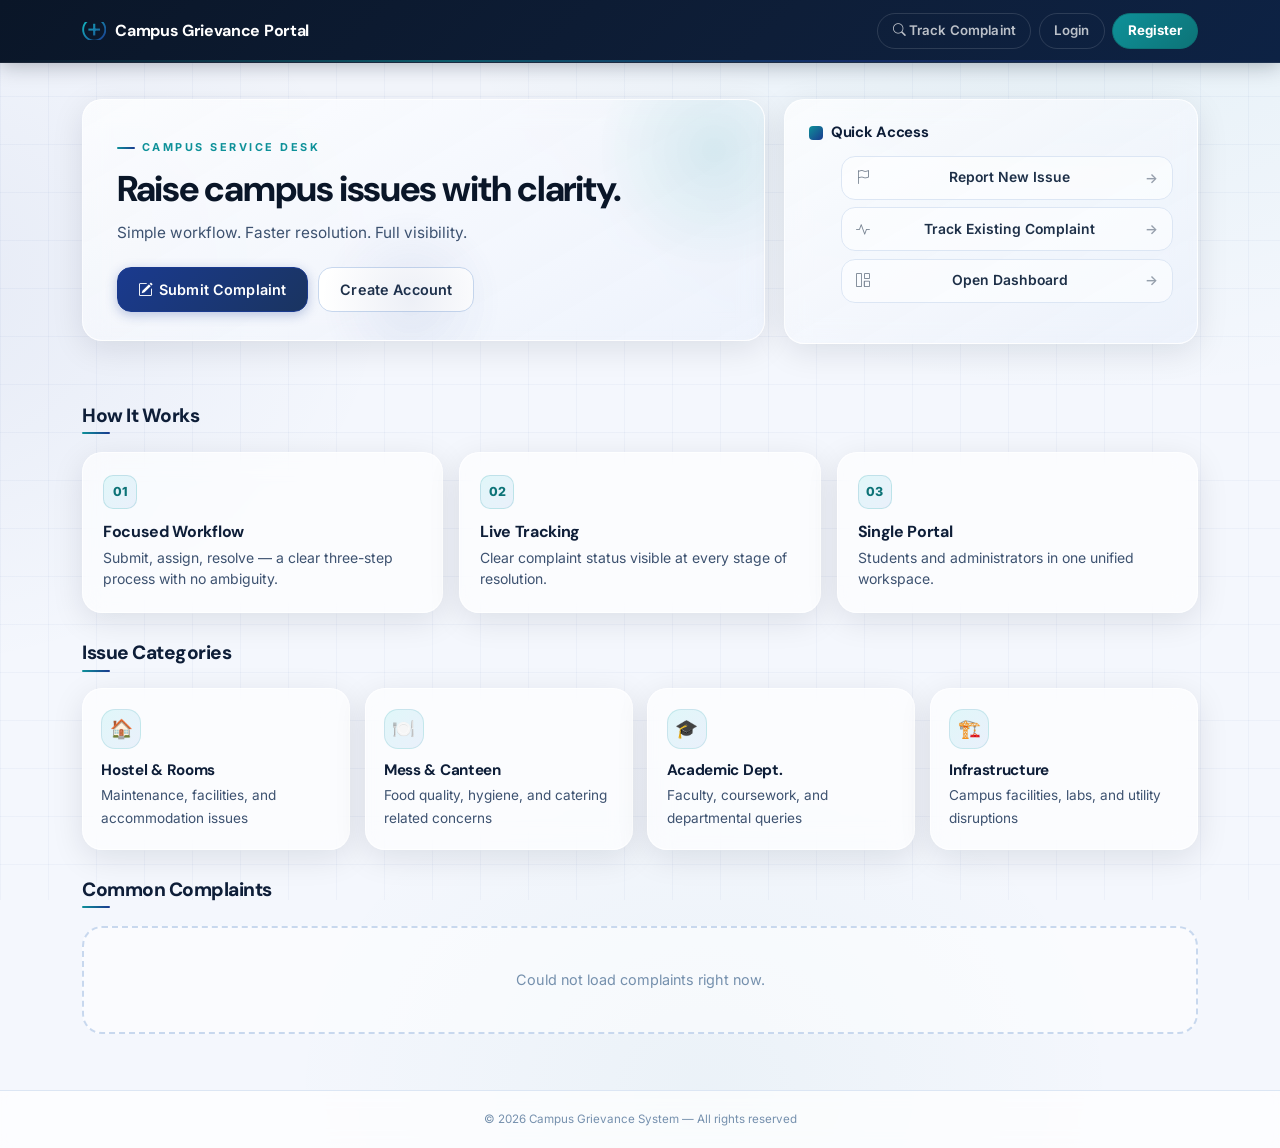
<file: index.html>
<!DOCTYPE html>
<html lang="en">

<head>
    <meta charset="UTF-8">
    <meta name="viewport" content="width=device-width, initial-scale=1.0">
    <meta name="csrf-endpoint" content="php/csrf_token.php">
    <meta name="description" content="Campus Grievance Portal — Submit, track, and resolve campus issues with a simple, transparent workflow.">
    <title>Campus Issue &amp; Grievance System</title>
    <link href="https://cdn.jsdelivr.net/npm/bootstrap@5.3.2/dist/css/bootstrap.min.css" rel="stylesheet">
    <link href="https://cdn.jsdelivr.net/npm/bootstrap-icons@1.11.3/font/bootstrap-icons.min.css" rel="stylesheet">
    <link href="assets/css/style.css" rel="stylesheet">
</head>

<body>

    <nav class="main-nav">
        <div class="container nav-row">
            <a class="brand" href="#">Campus Grievance Portal</a>
            <div class="nav-actions">
                <a href="track_status.html" class="nav-link-btn">
                    <i class="bi bi-search" style="font-size:0.8rem;"></i> Track Complaint
                </a>
                <a href="login.html" class="nav-link-btn">Login</a>
                <a href="register.html" class="nav-link-btn nav-link-btn-solid">Register</a>
            </div>
        </div>
    </nav>

    <header class="hero">
        <div class="container hero-grid">
            <div class="hero-main fade-slide">
                <p class="eyebrow">Campus service desk</p>
                <h1>Raise campus issues with clarity.</h1>
                <p class="hero-copy">Simple workflow. Faster resolution. Full visibility.</p>
                <div class="hero-cta">
                    <a href="submit_complaint.html" class="action-btn action-btn-primary">
                        <i class="bi bi-pencil-square"></i> Submit Complaint
                    </a>
                    <a href="register.html" class="action-btn">Create Account</a>
                </div>
            </div>
            <aside class="hero-panel fade-slide">
                <h2>Quick Access</h2>
                <ul class="panel-list">
                    <li><a href="submit_complaint.html"><i class="bi bi-flag" style="opacity:0.6;margin-right:0.3rem;"></i>Report New Issue</a></li>
                    <li><a href="track_status.html"><i class="bi bi-activity" style="opacity:0.6;margin-right:0.3rem;"></i>Track Existing Complaint</a></li>
                    <li><a href="dashboard.html"><i class="bi bi-grid-1x2" style="opacity:0.6;margin-right:0.3rem;"></i>Open Dashboard</a></li>
                </ul>
            </aside>
        </div>
    </header>

    <main class="container main-content">
        <section class="content-section">
            <div class="section-head">
                <h2 class="section-title">How It Works</h2>
            </div>
            <div class="steps-grid">
                <article class="step-card">
                    <div class="step-number">01</div>
                    <h3>Focused Workflow</h3>
                    <p>Submit, assign, resolve — a clear three-step process with no ambiguity.</p>
                </article>
                <article class="step-card">
                    <div class="step-number">02</div>
                    <h3>Live Tracking</h3>
                    <p>Clear complaint status visible at every stage of resolution.</p>
                </article>
                <article class="step-card">
                    <div class="step-number">03</div>
                    <h3>Single Portal</h3>
                    <p>Students and administrators in one unified workspace.</p>
                </article>
            </div>
        </section>

        <section class="content-section">
            <h2 class="section-title">Issue Categories</h2>
            <div class="info-grid mt-3">
                <article class="info-card">
                    <div class="info-card-icon">🏠</div>
                    <h3>Hostel &amp; Rooms</h3>
                    <p>Maintenance, facilities, and accommodation issues</p>
                </article>
                <article class="info-card">
                    <div class="info-card-icon">🍽️</div>
                    <h3>Mess &amp; Canteen</h3>
                    <p>Food quality, hygiene, and catering related concerns</p>
                </article>
                <article class="info-card">
                    <div class="info-card-icon">🎓</div>
                    <h3>Academic Dept.</h3>
                    <p>Faculty, coursework, and departmental queries</p>
                </article>
                <article class="info-card">
                    <div class="info-card-icon">🏗️</div>
                    <h3>Infrastructure</h3>
                    <p>Campus facilities, labs, and utility disruptions</p>
                </article>
            </div>
        </section>

        <section class="content-section">
            <div class="section-head">
                <h2 class="section-title">Common Complaints</h2>
            </div>
            <div id="commonComplaintsList" class="row g-3">
                <div class="col-12">
                    <div class="common-empty">
                        <i class="bi bi-arrow-repeat" style="font-size:1.4rem;display:block;margin-bottom:0.5rem;opacity:0.4;"></i>
                        Loading public complaints...
                    </div>
                </div>
            </div>
        </section>
    </main>

    <footer class="main-footer">
        <div class="container">
            <small>&copy; 2026 Campus Grievance System &mdash; All rights reserved</small>
        </div>
    </footer>

    <script src="assets/js/csrf.js"></script>
    <script>
        const commonComplaintsList = document.getElementById("commonComplaintsList");

        function escapeHtml(value) {
            const div = document.createElement("div");
            div.textContent = value == null ? "" : String(value);
            return div.innerHTML;
        }

        function renderPublicComplaints(items) {
            if (!items || items.length === 0) {
                commonComplaintsList.innerHTML = `
            <div class="col-12">
                <div class="common-empty">No public complaints available yet.</div>
            </div>
        `;
                return;
            }

            commonComplaintsList.innerHTML = items.map((item) => `
        <div class="col-12 col-lg-6">
            <div class="common-complaint-card p-3 h-100">
                <div class="d-flex justify-content-between align-items-start gap-2 mb-2">
                    <div>
                        <span class="badge text-bg-dark">${escapeHtml(item.category)}</span>
                    </div>
                    <span class="vote-pill"><i class="bi bi-hand-thumbs-up"></i> ${item.upvotes}</span>
                </div>
                <p class="mb-3 text-muted">${escapeHtml(item.description)}</p>
                <button class="btn btn-outline-primary btn-sm" onclick="upvoteComplaint(${item.id})">
                    <i class="bi bi-hand-thumbs-up"></i> Upvote This Issue
                </button>
            </div>
        </div>
    `).join("");
        }

        async function loadPublicComplaints() {
            try {
                const response = await fetch("php/public_complaints_feed.php");
                const payload = await response.json();
                if (!payload.success) {
                    throw new Error("Unable to load complaints");
                }
                renderPublicComplaints(payload.data);
            } catch (error) {
                commonComplaintsList.innerHTML = `
            <div class="col-12">
                <div class="common-empty">Could not load complaints right now.</div>
            </div>
        `;
            }
        }

        async function upvoteComplaint(complaintId) {
            const voterEmail = prompt("Enter your registered email to upvote this issue:");
            if (!voterEmail) {
                return;
            }

            try {
                const csrfToken = await window.getCsrfToken();
                const formData = new FormData();
                formData.append("complaint_id", complaintId);
                formData.append("voter_email", voterEmail);
                formData.append("csrf_token", csrfToken);

                const response = await fetch("php/upvote_complaint.php", {
                    method: "POST",
                    body: formData
                });
                const payload = await response.json();
                alert(payload.message || "Vote processed");
                await loadPublicComplaints();
            } catch (error) {
                alert("Unable to process upvote right now.");
            }
        }

        loadPublicComplaints();
    </script>

</body>

</html>
</file>
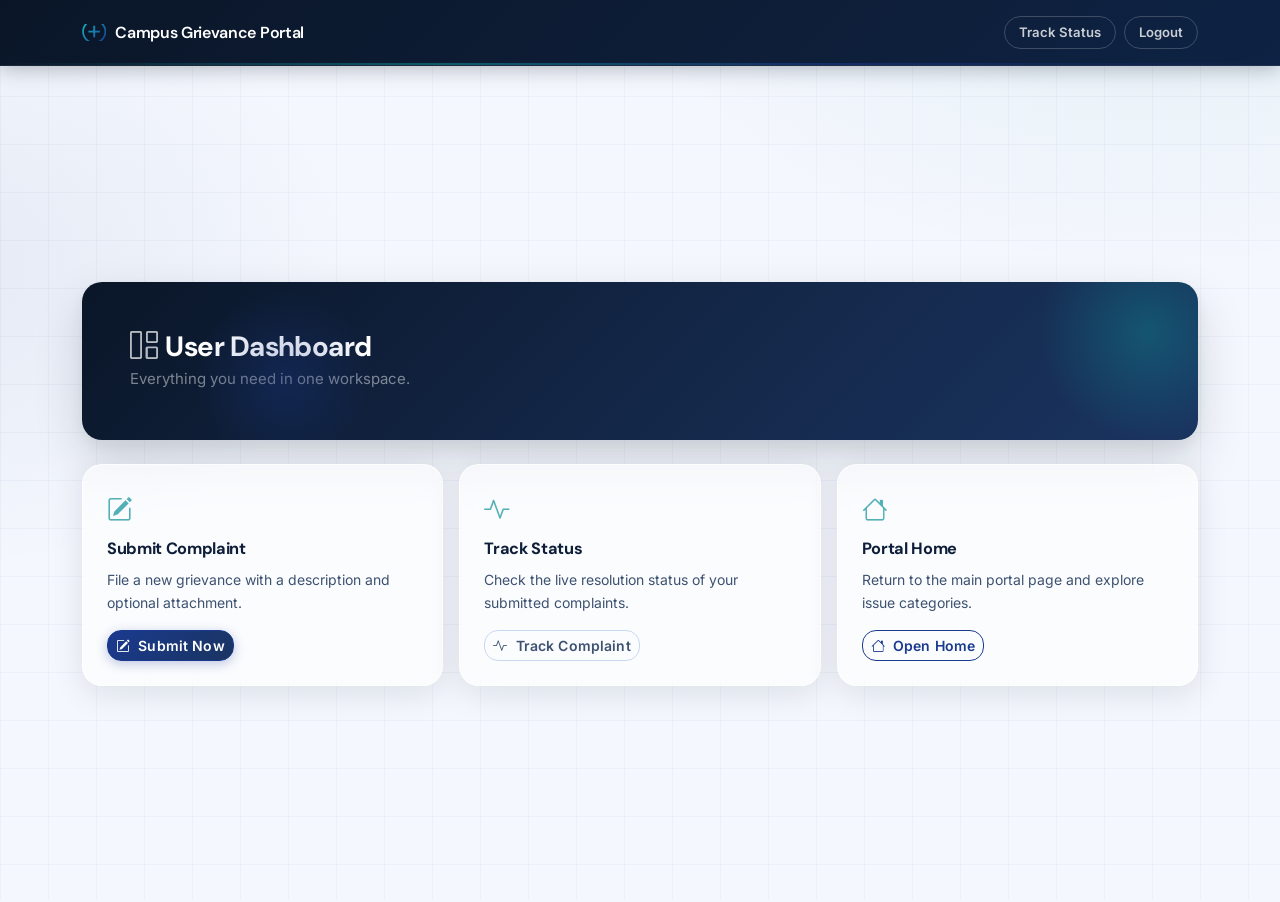
<file: dashboard.html>
<!DOCTYPE html>
<html lang="en">
<head>
    <meta charset="UTF-8">
    <meta name="viewport" content="width=device-width, initial-scale=1.0">
    <meta name="description" content="User Dashboard — manage and track your campus complaints.">
    <title>User Dashboard | Campus Grievance System</title>
    <link href="https://cdn.jsdelivr.net/npm/bootstrap@5.3.2/dist/css/bootstrap.min.css" rel="stylesheet">
    <link href="https://cdn.jsdelivr.net/npm/bootstrap-icons@1.11.3/font/bootstrap-icons.min.css" rel="stylesheet">
    <link href="assets/css/style.css" rel="stylesheet">
</head>
<body class="page-soft-bg">

<nav class="navbar navbar-dark top-nav">
    <div class="container py-2">
        <a href="index.html" class="navbar-brand fw-semibold">Campus Grievance Portal</a>
        <div class="d-flex gap-2">
            <a href="track_status.html" class="btn btn-outline-light btn-sm">Track Status</a>
            <a href="php/logout.php" class="btn btn-outline-light btn-sm">Logout</a>
        </div>
    </div>
</nav>

<main class="dash-wrap">
    <div class="container">
        <div class="card hero-card dashboard mb-4 fade-slide">
            <div class="card-body p-4 p-md-5">
                <h1 class="h3 fw-bold mb-1">
                    <i class="bi bi-grid-1x2 me-2" style="opacity:0.7;"></i>User Dashboard
                </h1>
                <p class="mb-0 opacity-75">Everything you need in one workspace.</p>
            </div>
        </div>

        <div class="row g-3">
            <div class="col-md-6 col-lg-4">
                <div class="card action-card h-100">
                    <div class="card-body p-4">
                        <div class="mb-2" style="font-size:1.6rem;color:var(--accent);opacity:0.7;">
                            <i class="bi bi-pencil-square"></i>
                        </div>
                        <h5 class="fw-bold">Submit Complaint</h5>
                        <p>File a new grievance with a description and optional attachment.</p>
                        <a href="submit_complaint.html" class="btn btn-primary btn-sm">
                            <i class="bi bi-pencil-square me-1"></i> Submit Now
                        </a>
                    </div>
                </div>
            </div>

            <div class="col-md-6 col-lg-4">
                <div class="card action-card h-100">
                    <div class="card-body p-4">
                        <div class="mb-2" style="font-size:1.6rem;color:var(--accent);opacity:0.7;">
                            <i class="bi bi-activity"></i>
                        </div>
                        <h5 class="fw-bold">Track Status</h5>
                        <p>Check the live resolution status of your submitted complaints.</p>
                        <a href="track_status.html" class="btn btn-outline-secondary btn-sm">
                            <i class="bi bi-activity me-1"></i> Track Complaint
                        </a>
                    </div>
                </div>
            </div>

            <div class="col-md-12 col-lg-4">
                <div class="card action-card h-100">
                    <div class="card-body p-4">
                        <div class="mb-2" style="font-size:1.6rem;color:var(--accent);opacity:0.7;">
                            <i class="bi bi-house"></i>
                        </div>
                        <h5 class="fw-bold">Portal Home</h5>
                        <p>Return to the main portal page and explore issue categories.</p>
                        <a href="index.html" class="btn btn-outline-primary btn-sm">
                            <i class="bi bi-house me-1"></i> Open Home
                        </a>
                    </div>
                </div>
            </div>
        </div>
    </div>
</main>

</body>
</html>
</file>
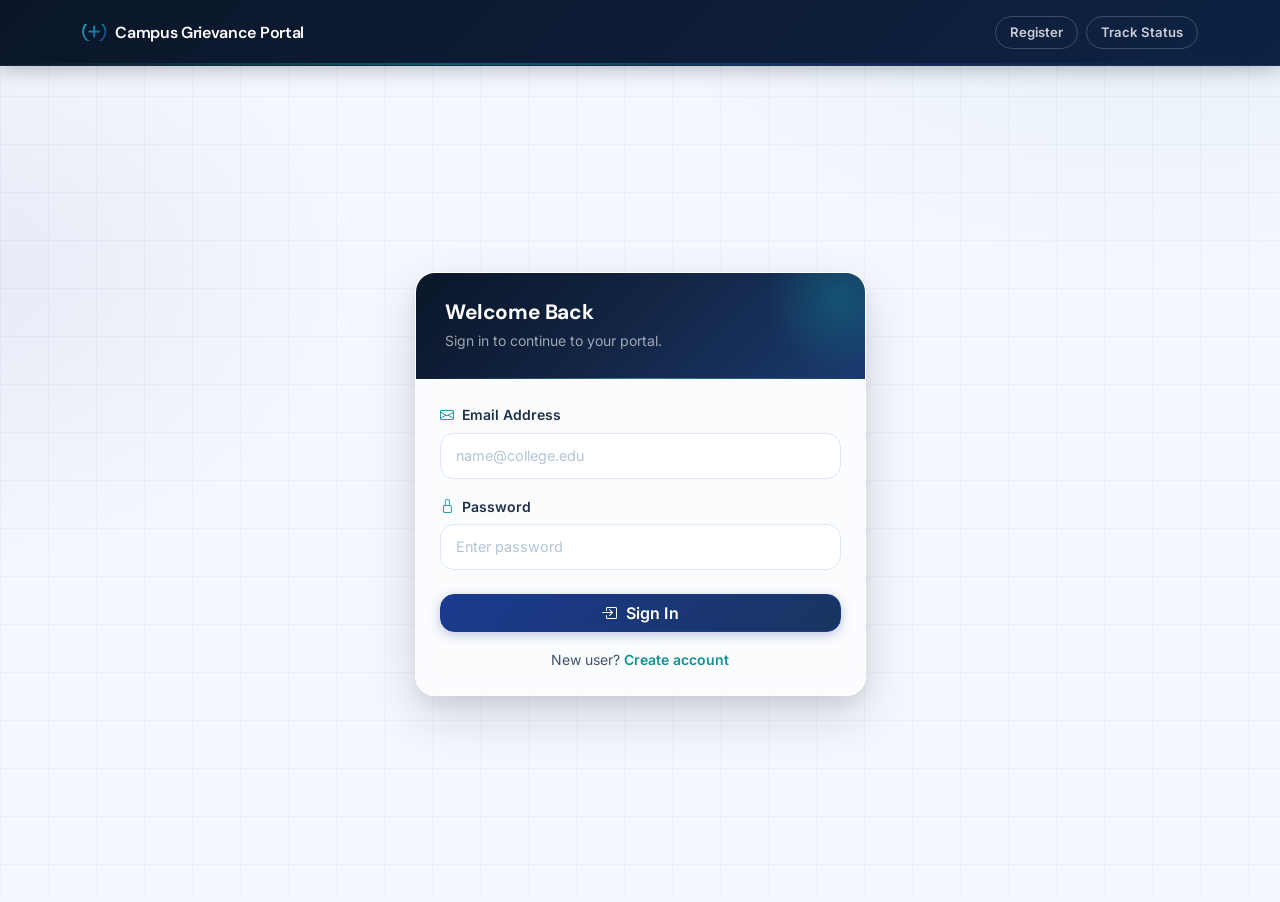
<file: login.html>
<!DOCTYPE html>
<html lang="en">
<head>
    <meta charset="UTF-8">
    <meta name="viewport" content="width=device-width, initial-scale=1.0">
    <meta name="csrf-endpoint" content="php/csrf_token.php">
    <meta name="description" content="Login to the Campus Grievance Portal to manage your complaints.">
    <title>User Login | Campus Grievance System</title>
    <link href="https://cdn.jsdelivr.net/npm/bootstrap@5.3.2/dist/css/bootstrap.min.css" rel="stylesheet">
    <link href="https://cdn.jsdelivr.net/npm/bootstrap-icons@1.11.3/font/bootstrap-icons.min.css" rel="stylesheet">
    <link href="assets/css/style.css" rel="stylesheet">
</head>
<body class="page-soft-bg">

<nav class="navbar navbar-dark top-nav">
    <div class="container py-2">
        <a href="index.html" class="navbar-brand fw-semibold">Campus Grievance Portal</a>
        <div class="d-flex gap-2">
            <a href="register.html" class="btn btn-outline-light btn-sm">Register</a>
            <a href="track_status.html" class="btn btn-outline-light btn-sm">Track Status</a>
        </div>
    </div>
</nav>

<main class="auth-wrap">
    <div class="container">
        <div class="row justify-content-center">
            <div class="col-12 col-md-8 col-lg-5">
                <div class="card auth-card">
                    <div class="auth-head">
                        <h3 class="h4 mb-1 fw-bold">Welcome Back</h3>
                        <p class="mb-0 small">Sign in to continue to your portal.</p>
                    </div>
                    <div class="card-body p-4">
                        <form action="php/login.php" method="post">
                            <div class="mb-3">
                                <label for="email" class="form-label">
                                    <i class="bi bi-envelope me-1" style="color:var(--accent);"></i> Email Address
                                </label>
                                <input id="email" type="email" name="email" class="form-control" placeholder="name@college.edu" required>
                            </div>

                            <div class="mb-4">
                                <label for="password" class="form-label">
                                    <i class="bi bi-lock me-1" style="color:var(--accent);"></i> Password
                                </label>
                                <input id="password" type="password" name="password" class="form-control" placeholder="Enter password" required>
                            </div>

                            <button class="btn btn-primary w-100">
                                <i class="bi bi-box-arrow-in-right me-1"></i> Sign In
                            </button>
                        </form>

                        <p class="text-center mt-3 mb-0" style="font-size:0.875rem;color:var(--ink-60);">
                            New user? <a href="register.html" class="text-decoration-none fw-semibold" style="color:var(--accent);">Create account</a>
                        </p>
                    </div>
                </div>
            </div>
        </div>
    </div>
</main>

<script src="assets/js/csrf.js"></script>
</body>
</html>
</file>
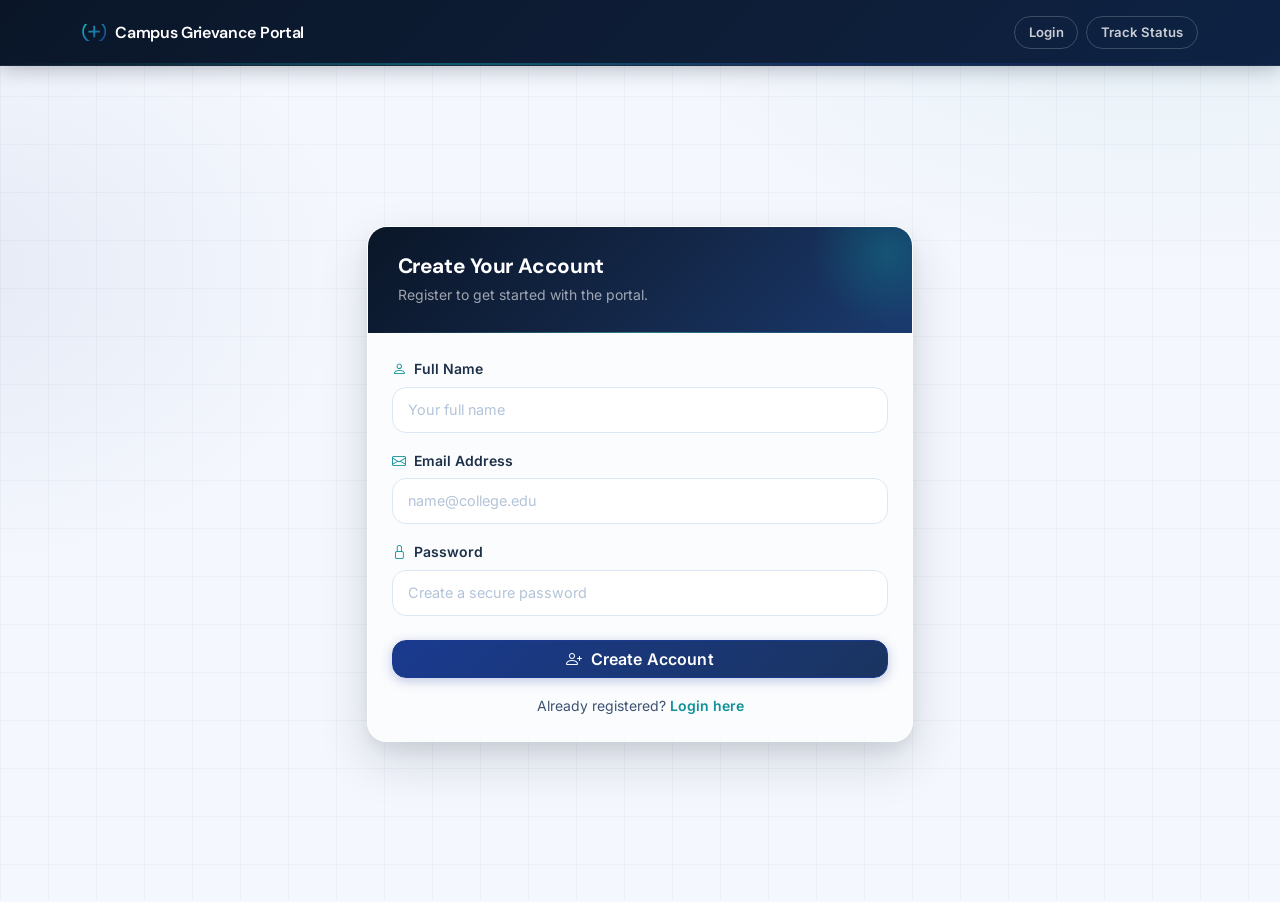
<file: register.html>
<!DOCTYPE html>
<html lang="en">
<head>
    <meta charset="UTF-8">
    <meta name="viewport" content="width=device-width, initial-scale=1.0">
    <meta name="csrf-endpoint" content="php/csrf_token.php">
    <meta name="description" content="Register for the Campus Grievance Portal to start submitting and tracking complaints.">
    <title>User Registration | Campus Grievance System</title>
    <link href="https://cdn.jsdelivr.net/npm/bootstrap@5.3.2/dist/css/bootstrap.min.css" rel="stylesheet">
    <link href="https://cdn.jsdelivr.net/npm/bootstrap-icons@1.11.3/font/bootstrap-icons.min.css" rel="stylesheet">
    <link href="assets/css/style.css" rel="stylesheet">
</head>
<body class="page-soft-bg">

<nav class="navbar navbar-dark top-nav">
    <div class="container py-2">
        <a href="index.html" class="navbar-brand fw-semibold">Campus Grievance Portal</a>
        <div class="d-flex gap-2">
            <a href="login.html" class="btn btn-outline-light btn-sm">Login</a>
            <a href="track_status.html" class="btn btn-outline-light btn-sm">Track Status</a>
        </div>
    </div>
</nav>

<main class="auth-wrap">
    <div class="container">
        <div class="row justify-content-center">
            <div class="col-12 col-md-9 col-lg-6">
                <div class="card auth-card">
                    <div class="auth-head">
                        <h3 class="h4 mb-1 fw-bold">Create Your Account</h3>
                        <p class="mb-0 small">Register to get started with the portal.</p>
                    </div>
                    <div class="card-body p-4">
                        <form action="php/register.php" method="post">
                            <div class="mb-3">
                                <label for="name" class="form-label">
                                    <i class="bi bi-person me-1" style="color:var(--accent);"></i> Full Name
                                </label>
                                <input id="name" type="text" name="name" class="form-control" placeholder="Your full name" required>
                            </div>

                            <div class="mb-3">
                                <label for="email" class="form-label">
                                    <i class="bi bi-envelope me-1" style="color:var(--accent);"></i> Email Address
                                </label>
                                <input id="email" type="email" name="email" class="form-control" placeholder="name@college.edu" required>
                            </div>

                            <div class="mb-4">
                                <label for="password" class="form-label">
                                    <i class="bi bi-lock me-1" style="color:var(--accent);"></i> Password
                                </label>
                                <input id="password" type="password" name="password" class="form-control" placeholder="Create a secure password" required>
                            </div>

                            <button class="btn btn-primary w-100">
                                <i class="bi bi-person-plus me-1"></i> Create Account
                            </button>
                        </form>

                        <p class="text-center mt-3 mb-0" style="font-size:0.875rem;color:var(--ink-60);">
                            Already registered? <a href="login.html" class="text-decoration-none fw-semibold" style="color:var(--accent);">Login here</a>
                        </p>
                    </div>
                </div>
            </div>
        </div>
    </div>
</main>

<script src="assets/js/csrf.js"></script>
</body>
</html>
</file>
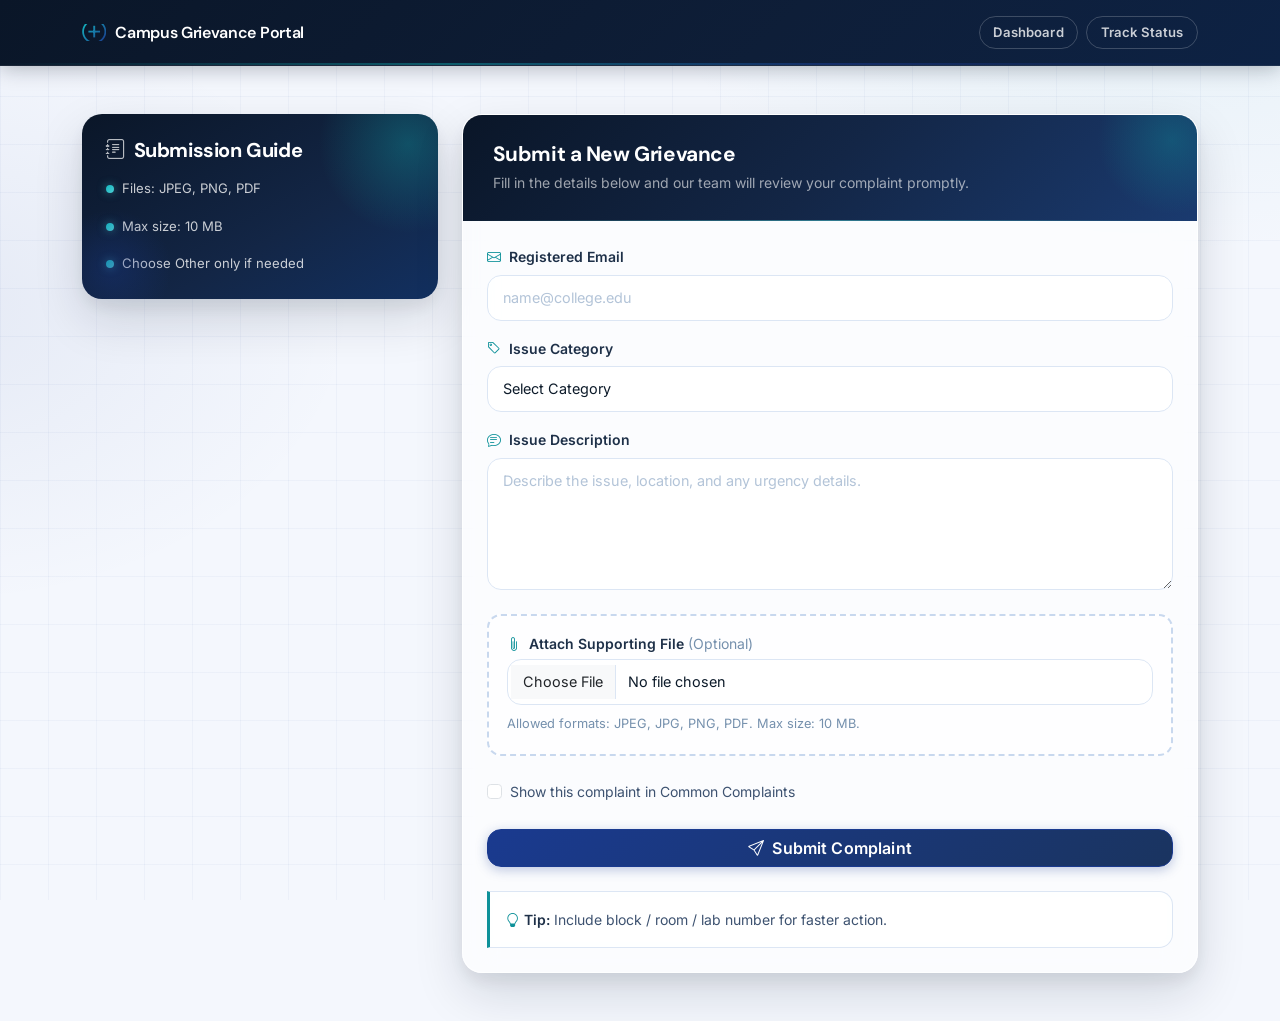
<file: submit_complaint.html>
<!DOCTYPE html>
<html lang="en">
<head>
    <meta charset="UTF-8">
    <meta name="viewport" content="width=device-width, initial-scale=1.0">
    <meta name="csrf-endpoint" content="php/csrf_token.php">
    <meta name="description" content="Submit a new campus grievance with full details and optional attachment.">
    <title>Submit Complaint | Campus Grievance System</title>
    <link href="https://cdn.jsdelivr.net/npm/bootstrap@5.3.2/dist/css/bootstrap.min.css" rel="stylesheet">
    <link href="https://cdn.jsdelivr.net/npm/bootstrap-icons@1.11.3/font/bootstrap-icons.min.css" rel="stylesheet">
    <link href="assets/css/style.css" rel="stylesheet">
</head>
<body class="page-soft-bg">

<nav class="navbar navbar-dark top-nav">
    <div class="container py-2">
        <a href="index.html" class="navbar-brand fw-semibold">Campus Grievance Portal</a>
        <div class="d-flex gap-2">
            <a href="dashboard.html" class="btn btn-outline-light btn-sm">Dashboard</a>
            <a href="track_status.html" class="btn btn-outline-light btn-sm">Track Status</a>
        </div>
    </div>
</nav>

<main class="form-wrap">
    <div class="container">
        <div class="row g-4 align-items-start justify-content-center">
            <div class="col-12 col-lg-4">
                <div class="grievance-shell p-4 p-lg-4">
                    <h2 class="h5 fw-bold mb-3" style="color:#fff;">
                        <i class="bi bi-journal-text me-2" style="opacity:0.7;"></i>Submission Guide
                    </h2>
                    <div class="d-flex gap-2 mb-3">
                        <span class="feature-dot"></span>
                        <p class="mb-0 small" style="color:rgba(255,255,255,0.78);">Files: JPEG, PNG, PDF</p>
                    </div>
                    <div class="d-flex gap-2 mb-3">
                        <span class="feature-dot"></span>
                        <p class="mb-0 small" style="color:rgba(255,255,255,0.78);">Max size: 10 MB</p>
                    </div>
                    <div class="d-flex gap-2">
                        <span class="feature-dot"></span>
                        <p class="mb-0 small" style="color:rgba(255,255,255,0.78);">Choose Other only if needed</p>
                    </div>
                </div>
            </div>

            <div class="col-12 col-lg-8">
                <div class="card form-card">
                    <div class="form-head">
                        <h3 class="h4 mb-1 fw-bold">Submit a New Grievance</h3>
                        <p class="mb-0 small">Fill in the details below and our team will review your complaint promptly.</p>
                    </div>
                    <div class="card-body p-4">
                        <form id="complaintForm" action="php/submit_complaint.php" method="post" enctype="multipart/form-data">
                            <div class="mb-3">
                                <label for="email" class="form-label">
                                    <i class="bi bi-envelope me-1" style="color:var(--accent);"></i> Registered Email
                                </label>
                                <input id="email" type="email" name="email" class="form-control" placeholder="name@college.edu" required>
                            </div>

                            <div class="mb-3">
                                <label for="category" class="form-label">
                                    <i class="bi bi-tag me-1" style="color:var(--accent);"></i> Issue Category
                                </label>
                                <select id="category" name="category" class="form-select" required>
                                    <option value="">Select Category</option>
                                    <option value="Hostel">Hostel</option>
                                    <option value="Mess">Mess</option>
                                    <option value="Department">Department</option>
                                    <option value="Library">Library</option>
                                    <option value="Infrastructure">Infrastructure</option>
                                    <option value="Other">Other</option>
                                </select>
                            </div>

                            <div id="otherCategoryWrap" class="mb-3 d-none">
                                <label for="category_other" class="form-label">
                                    <i class="bi bi-pencil me-1" style="color:var(--accent);"></i> Specify Category
                                </label>
                                <input id="category_other" type="text" name="category_other" class="form-control" placeholder="Enter your issue category">
                                <p class="form-note mb-0 mt-1">Required only for Other.</p>
                            </div>

                            <div class="mb-4">
                                <label for="description" class="form-label">
                                    <i class="bi bi-chat-text me-1" style="color:var(--accent);"></i> Issue Description
                                </label>
                                <textarea id="description" name="description" class="form-control" rows="5" placeholder="Describe the issue, location, and any urgency details." required></textarea>
                            </div>

                            <div class="grievance-upload mb-4">
                                <label for="attachment" class="form-label fw-semibold mb-1">
                                    <i class="bi bi-paperclip me-1" style="color:var(--accent);"></i> Attach Supporting File <span style="color:var(--ink-40);font-weight:400;">(Optional)</span>
                                </label>
                                <input id="attachment" type="file" name="attachment" class="form-control" accept=".jpg,.jpeg,.png,.pdf,application/pdf,image/jpeg,image/png">
                                <small class="d-block mt-2">Allowed formats: JPEG, JPG, PNG, PDF. Max size: 10 MB.</small>
                                <small id="fileValidationMsg" class="d-block mt-1 text-danger"></small>
                            </div>

                            <div class="form-check mb-4">
                                <input class="form-check-input" type="checkbox" id="is_public" name="is_public" value="1">
                                <label class="form-check-label" for="is_public" style="font-size:0.875rem;color:var(--ink-60);">
                                    Show this complaint in Common Complaints
                                </label>
                            </div>

                            <button class="btn btn-primary w-100">
                                <i class="bi bi-send me-1"></i> Submit Complaint
                            </button>
                        </form>

                        <div class="tip-box p-3 mt-4">
                            <span class="fw-semibold" style="color:var(--ink-80);">
                                <i class="bi bi-lightbulb me-1" style="color:var(--accent);"></i>Tip:
                            </span>
                            Include block / room / lab number for faster action.
                        </div>
                    </div>
                </div>
            </div>
        </div>
    </div>
</main>

<script src="assets/js/csrf.js"></script>
<script>
const categorySelect = document.getElementById("category");
const otherCategoryWrap = document.getElementById("otherCategoryWrap");
const otherCategoryInput = document.getElementById("category_other");
const complaintForm = document.getElementById("complaintForm");
const attachmentInput = document.getElementById("attachment");
const fileValidationMsg = document.getElementById("fileValidationMsg");
const submitButton = complaintForm.querySelector("button[type='submit'], button:not([type])");
let isSubmitting = false;

const allowedMimeTypes = ["image/jpeg", "image/png", "application/pdf"];
const allowedExtensions = [".jpg", ".jpeg", ".png", ".pdf"];
const maxSizeBytes = 10 * 1024 * 1024;

function toggleOtherCategory() {
    const isOther = categorySelect.value === "Other";
    otherCategoryWrap.classList.toggle("d-none", !isOther);
    otherCategoryInput.required = isOther;
    if (!isOther) {
        otherCategoryInput.value = "";
    }
}

function validateFile(file) {
    if (!file) {
        fileValidationMsg.textContent = "";
        return true;
    }

    const lowerName = file.name.toLowerCase();
    const hasValidExtension = allowedExtensions.some(ext => lowerName.endsWith(ext));
    const hasValidMime = allowedMimeTypes.includes(file.type);

    if (!hasValidExtension || !hasValidMime) {
        fileValidationMsg.textContent = "Only JPG, JPEG, PNG, or PDF files are allowed.";
        return false;
    }

    if (file.size > maxSizeBytes) {
        fileValidationMsg.textContent = "File size must be 10 MB or less.";
        return false;
    }

    fileValidationMsg.textContent = "";
    return true;
}

categorySelect.addEventListener("change", toggleOtherCategory);

attachmentInput.addEventListener("change", function () {
    const selectedFile = this.files[0];
    if (!validateFile(selectedFile)) {
        this.value = "";
    }
});

complaintForm.addEventListener("submit", function (event) {
    if (isSubmitting) {
        event.preventDefault();
        return;
    }

    if (!validateFile(attachmentInput.files[0])) {
        event.preventDefault();
        return;
    }

    isSubmitting = true;
    if (submitButton) {
        submitButton.disabled = true;
        submitButton.textContent = "Submitting...";
    }
});
</script>

</body>
</html>
</file>
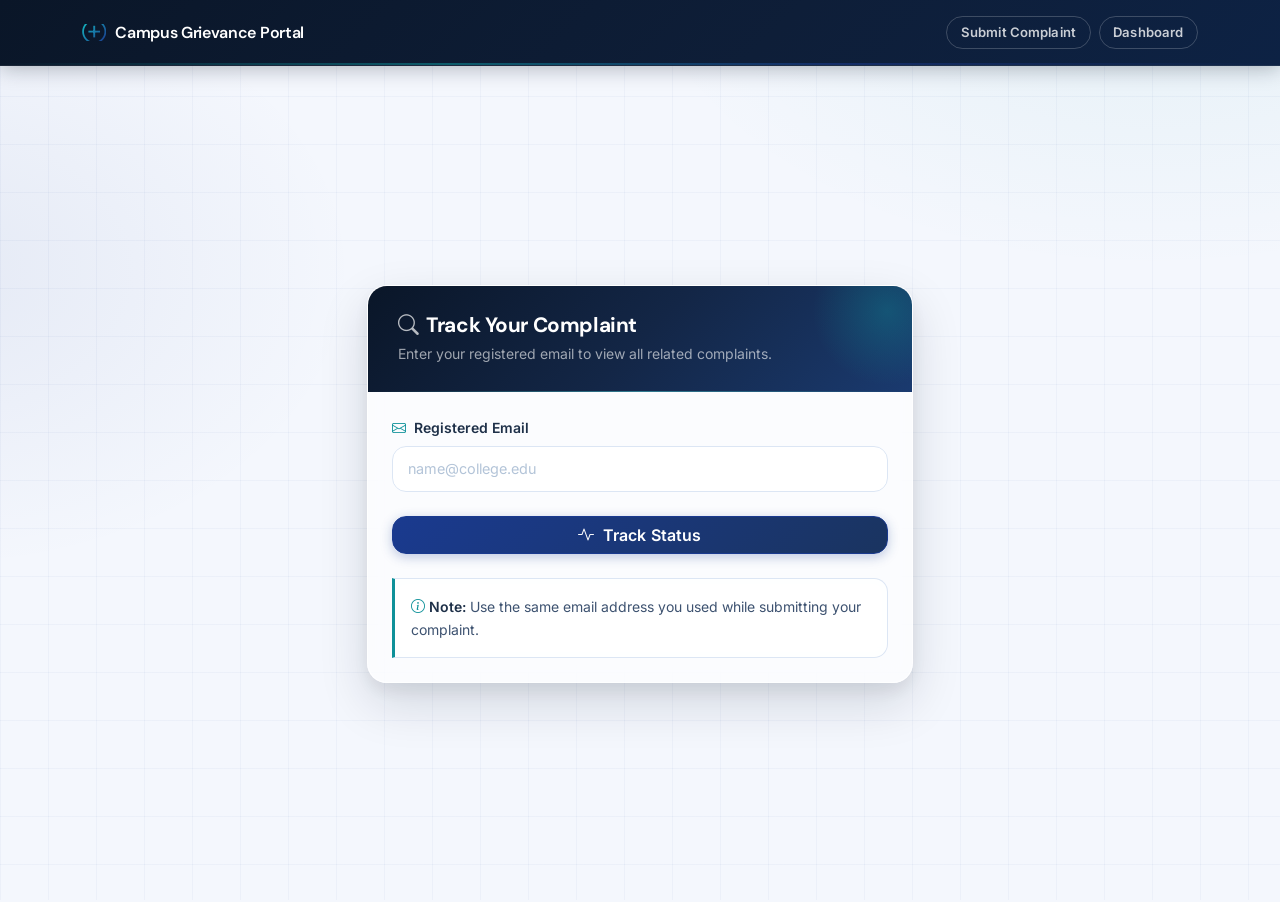
<file: track_status.html>
<!DOCTYPE html>
<html lang="en">
<head>
    <meta charset="UTF-8">
    <meta name="viewport" content="width=device-width, initial-scale=1.0">
    <meta name="csrf-endpoint" content="php/csrf_token.php">
    <meta name="description" content="Track the status of your submitted campus complaint by email.">
    <title>Track Complaint Status | Campus Grievance System</title>
    <link href="https://cdn.jsdelivr.net/npm/bootstrap@5.3.2/dist/css/bootstrap.min.css" rel="stylesheet">
    <link href="https://cdn.jsdelivr.net/npm/bootstrap-icons@1.11.3/font/bootstrap-icons.min.css" rel="stylesheet">
    <link href="assets/css/style.css" rel="stylesheet">
</head>
<body class="page-soft-bg">

<nav class="navbar navbar-dark top-nav">
    <div class="container py-2">
        <a href="index.html" class="navbar-brand fw-semibold">Campus Grievance Portal</a>
        <div class="d-flex gap-2">
            <a href="submit_complaint.html" class="btn btn-outline-light btn-sm">Submit Complaint</a>
            <a href="dashboard.html" class="btn btn-outline-light btn-sm">Dashboard</a>
        </div>
    </div>
</nav>

<main class="track-wrap">
    <div class="container">
        <div class="row justify-content-center">
            <div class="col-12 col-md-9 col-lg-6">
                <div class="card track-card">
                    <div class="track-head">
                        <h3 class="h4 mb-1 fw-bold">
                            <i class="bi bi-search me-2" style="opacity:0.7;"></i>Track Your Complaint
                        </h3>
                        <p class="mb-0 small">Enter your registered email to view all related complaints.</p>
                    </div>
                    <div class="card-body p-4">
                        <form action="php/track_status.php" method="post">
                            <div class="mb-4">
                                <label for="email" class="form-label">
                                    <i class="bi bi-envelope me-1" style="color:var(--accent);"></i> Registered Email
                                </label>
                                <input id="email" type="email" name="email" class="form-control" placeholder="name@college.edu" required>
                            </div>

                            <button class="btn btn-primary w-100">
                                <i class="bi bi-activity me-1"></i> Track Status
                            </button>
                        </form>

                        <div class="helper p-3 mt-4">
                            <span class="fw-semibold" style="color:var(--ink-80);">
                                <i class="bi bi-info-circle me-1" style="color:var(--accent);"></i>Note:
                            </span>
                            Use the same email address you used while submitting your complaint.
                        </div>
                    </div>
                </div>
            </div>
        </div>
    </div>
</main>

<script src="assets/js/csrf.js"></script>
</body>
</html>
</file>
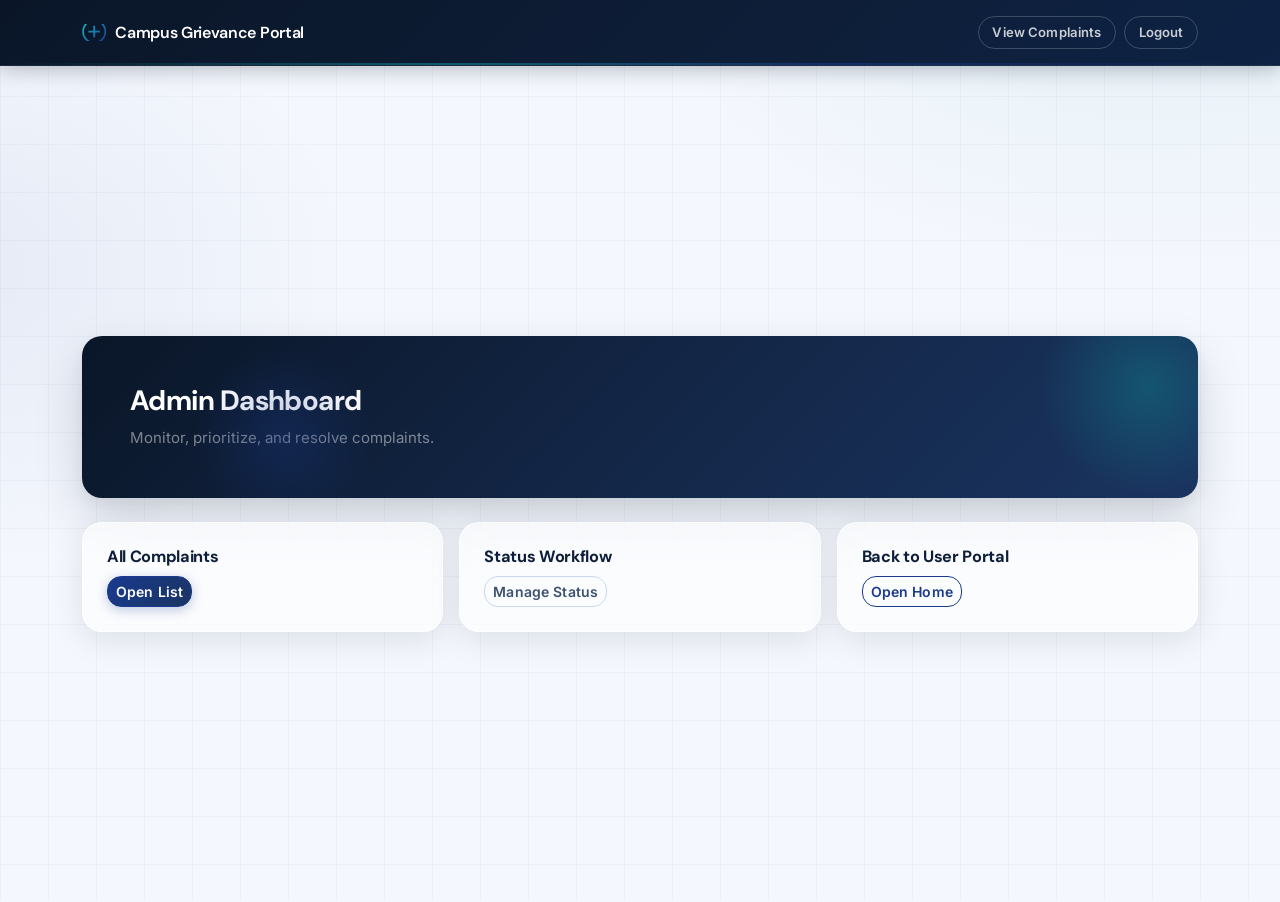
<file: admin/admin_dashboard.html>
<!DOCTYPE html>
<html lang="en">
<head>
    <meta charset="UTF-8">
    <meta name="viewport" content="width=device-width, initial-scale=1.0">
    <title>Admin Dashboard | Campus Grievance System</title>
    <link href="https://cdn.jsdelivr.net/npm/bootstrap@5.3.2/dist/css/bootstrap.min.css" rel="stylesheet">
    <link href="../assets/css/style.css" rel="stylesheet">
</head>
<body class="page-soft-bg">

<nav class="navbar navbar-dark top-nav">
    <div class="container py-2">
        <a href="../index.html" class="navbar-brand fw-semibold">Campus Grievance Portal</a>
        <div class="d-flex gap-2">
            <a href="view_complaints.php" class="btn btn-outline-light btn-sm">View Complaints</a>
            <a href="logout.php" class="btn btn-outline-light btn-sm">Logout</a>
        </div>
    </div>
</nav>

<main class="dash-wrap">
    <div class="container">
        <div class="card hero-card dashboard mb-4 fade-slide">
            <div class="card-body p-4 p-md-5">
                <h1 class="h3 fw-bold mb-2">Admin Dashboard</h1>
                <p class="mb-0 opacity-75">Monitor, prioritize, and resolve complaints.</p>
            </div>
        </div>

        <div class="row g-3">
            <div class="col-md-6 col-lg-4">
                <div class="card action-card h-100">
                    <div class="card-body p-4">
                        <h5 class="fw-bold">All Complaints</h5>
                        <a href="view_complaints.php" class="btn btn-primary btn-sm">Open List</a>
                    </div>
                </div>
            </div>

            <div class="col-md-6 col-lg-4">
                <div class="card action-card h-100">
                    <div class="card-body p-4">
                        <h5 class="fw-bold">Status Workflow</h5>
                        <a href="view_complaints.php" class="btn btn-outline-secondary btn-sm">Manage Status</a>
                    </div>
                </div>
            </div>

            <div class="col-md-12 col-lg-4">
                <div class="card action-card h-100">
                    <div class="card-body p-4">
                        <h5 class="fw-bold">Back to User Portal</h5>
                        <a href="../index.html" class="btn btn-outline-primary btn-sm">Open Home</a>
                    </div>
                </div>
            </div>
        </div>
    </div>
</main>

</body>
</html>
</file>
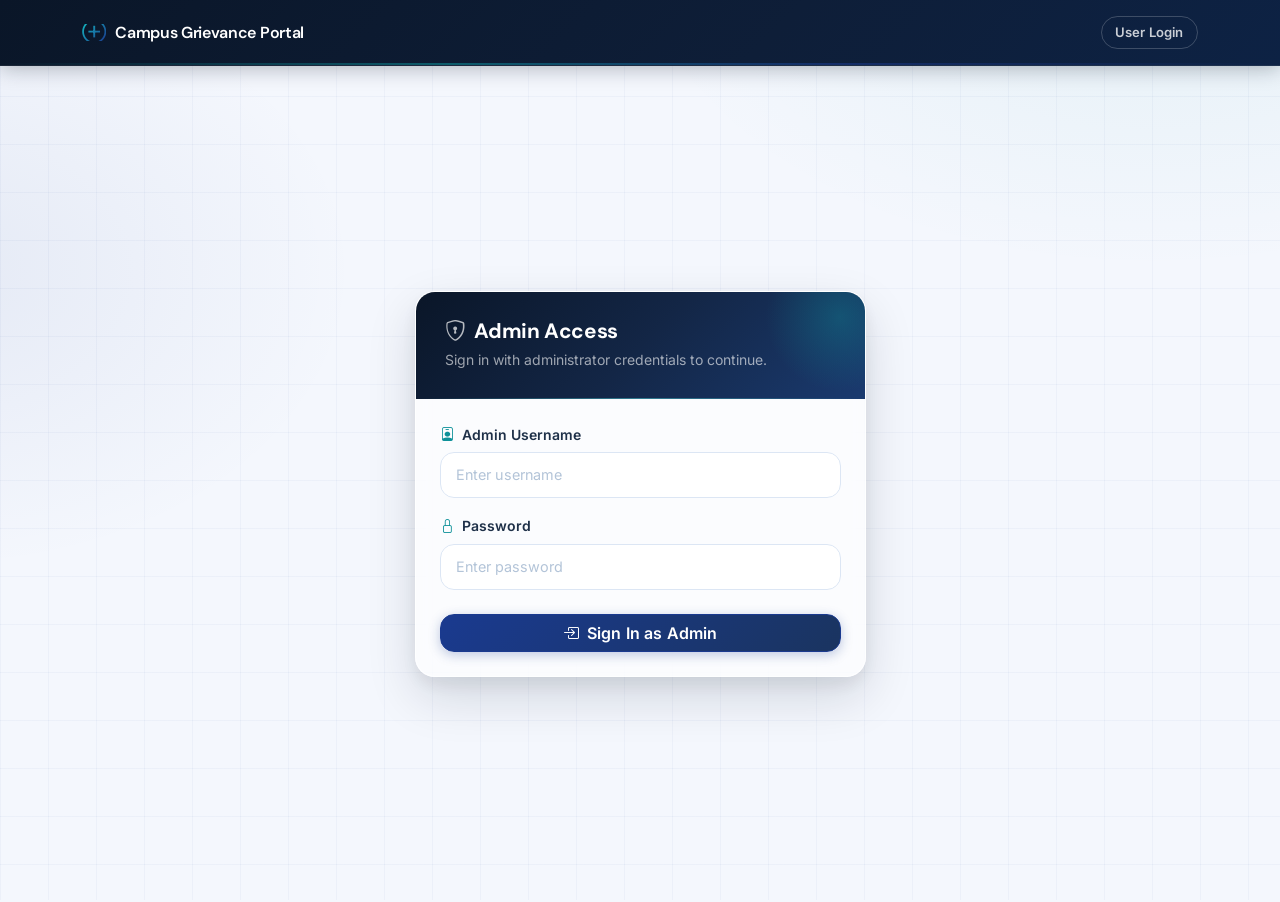
<file: admin/admin_login.html>
<!DOCTYPE html>
<html lang="en">
<head>
    <meta charset="UTF-8">
    <meta name="viewport" content="width=device-width, initial-scale=1.0">
    <meta name="csrf-endpoint" content="../php/csrf_token.php">
    <meta name="description" content="Administrator login for the Campus Grievance System.">
    <title>Admin Login | Campus Grievance System</title>
    <link href="https://cdn.jsdelivr.net/npm/bootstrap@5.3.2/dist/css/bootstrap.min.css" rel="stylesheet">
    <link href="https://cdn.jsdelivr.net/npm/bootstrap-icons@1.11.3/font/bootstrap-icons.min.css" rel="stylesheet">
    <link href="../assets/css/style.css" rel="stylesheet">
</head>
<body class="page-soft-bg">

<nav class="navbar navbar-dark top-nav">
    <div class="container py-2">
        <a href="../index.html" class="navbar-brand fw-semibold">Campus Grievance Portal</a>
        <a href="../login.html" class="btn btn-outline-light btn-sm">User Login</a>
    </div>
</nav>

<main class="auth-wrap">
    <div class="container">
        <div class="row justify-content-center">
            <div class="col-12 col-md-8 col-lg-5">
                <div class="card auth-card">
                    <div class="auth-head">
                        <h3 class="h4 mb-1 fw-bold">
                            <i class="bi bi-shield-lock me-2" style="opacity:0.7;"></i>Admin Access
                        </h3>
                        <p class="mb-0 small">Sign in with administrator credentials to continue.</p>
                    </div>
                    <div class="card-body p-4">
                        <form action="admin_login.php" method="post">
                            <div class="mb-3">
                                <label for="adminUser" class="form-label">
                                    <i class="bi bi-person-badge me-1" style="color:var(--accent);"></i> Admin Username
                                </label>
                                <input type="text" id="adminUser" name="username" class="form-control" placeholder="Enter username" required>
                            </div>

                            <div class="mb-4">
                                <label for="adminPass" class="form-label">
                                    <i class="bi bi-lock me-1" style="color:var(--accent);"></i> Password
                                </label>
                                <input type="password" id="adminPass" name="password" class="form-control" placeholder="Enter password" required>
                            </div>

                            <button type="submit" class="btn btn-primary w-100">
                                <i class="bi bi-box-arrow-in-right me-1"></i> Sign In as Admin
                            </button>
                        </form>
                    </div>
                </div>
            </div>
        </div>
    </div>
</main>

<script src="../assets/js/csrf.js"></script>
</body>
</html>
</file>
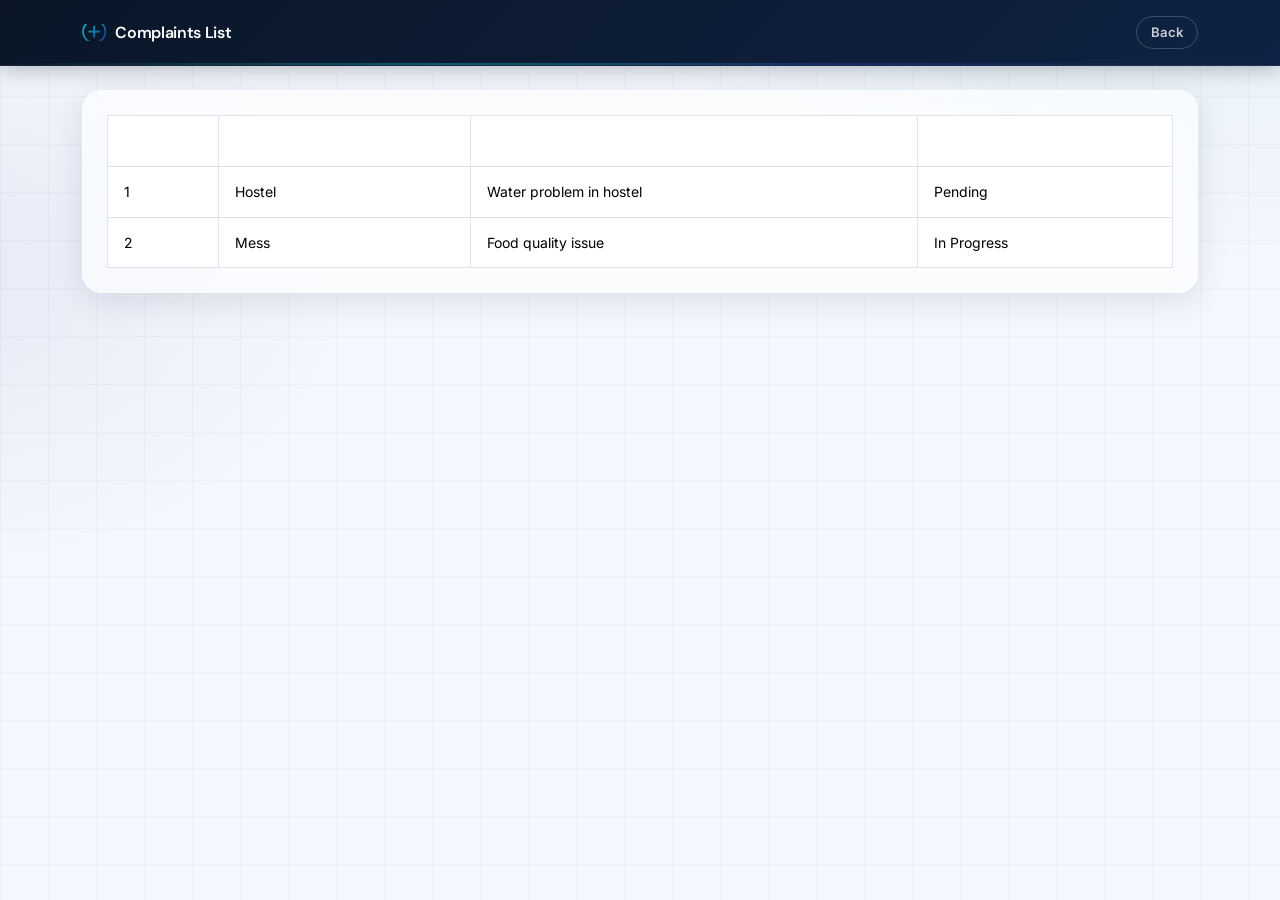
<file: admin/view_complaints.html>
<!DOCTYPE html>
<html lang="en">
<head>
    <meta charset="UTF-8">
    <meta name="viewport" content="width=device-width, initial-scale=1.0">
    <title>View Complaints | Campus Grievance System</title>
    <link href="https://cdn.jsdelivr.net/npm/bootstrap@5.3.2/dist/css/bootstrap.min.css" rel="stylesheet">
    <link href="../assets/css/style.css" rel="stylesheet">
</head>
<body class="page-soft-bg">

<nav class="navbar navbar-dark top-nav">
    <div class="container py-2">
        <span class="navbar-brand fw-semibold">Complaints List</span>
        <a href="admin_dashboard.html" class="btn btn-outline-light btn-sm">Back</a>
    </div>
</nav>

<main class="py-4">
<div class="container">
    <div class="card card-soft">
    <div class="card-body p-3 p-md-4">
    <div class="table-responsive">
    <table class="table admin-table table-bordered align-middle mb-0">
        <thead>
            <tr>
                <th>ID</th>
                <th>Category</th>
                <th>Description</th>
                <th>Status</th>
            </tr>
        </thead>
        <tbody>
            <tr>
                <td>1</td>
                <td>Hostel</td>
                <td>Water problem in hostel</td>
                <td>Pending</td>
            </tr>
            <tr>
                <td>2</td>
                <td>Mess</td>
                <td>Food quality issue</td>
                <td>In Progress</td>
            </tr>
        </tbody>
    </table>
    </div>
    </div>
    </div>
</div>
</main>

</body>
</html>
</file>
<file: assets/css/style.css>
/* =====================================================
   Campus Grievance Portal — Design System v3
   Institutional · Clean · Professional
   ===================================================== */

@import url("https://fonts.googleapis.com/css2?family=Inter:ital,opsz,wght@0,14..32,300;0,14..32,400;0,14..32,500;0,14..32,600;0,14..32,700;0,14..32,800&family=DM+Sans:wght@500;600;700;800&display=swap");

/* ─── Design Tokens ─────────────────────────────────── */
:root {
    /* Core navy / teal palette */
    --navy-900: #0a1628;
    --navy-800: #0e1e38;
    --navy-700: #132646;
    --navy-600: #1a3460;
    --navy-500: #1e4080;
    --navy-400: #2a5598;

    --teal-600: #0d7377;
    --teal-500: #0e9199;
    --teal-400: #14b8c0;
    --teal-300: #4dcdd4;
    --teal-soft: #e0f7f9;
    --teal-glow: rgba(14, 145, 153, 0.22);

    --primary:      #1a3a8f;
    --primary-dark: #0e2464;
    --primary-soft: #eaf0fb;
    --primary-glow: rgba(26, 58, 143, 0.22);

    --accent:      #0e9199;
    --accent-dark: #0d7377;
    --accent-soft: #e0f7f9;

    /* Surface & bg */
    --surface:   #ffffff;
    --surface-2: #f4f7fd;
    --surface-3: #eaeff9;

    /* Text */
    --ink:    #0d1b2a;
    --ink-80: #1e3048;
    --ink-60: #3d5270;
    --ink-40: #7590ad;
    --ink-20: #b3c4d8;

    /* Borders */
    --border:   #dce6f4;
    --border-2: #c8d8ee;

    /* Semantic */
    --success:      #0f8a5f;
    --success-soft: #d1f4e8;
    --warn:         #c27b00;
    --warn-soft:    #fef3c7;
    --danger:       #c0392b;
    --danger-soft:  #fde8e6;

    /* Glassmorphism */
    --glass-bg:     rgba(255, 255, 255, 0.62);
    --glass-border: rgba(255, 255, 255, 0.75);
    --glass-shadow: 0 8px 32px rgba(10, 22, 40, 0.10);

    /* Shadows */
    --shadow-xs: 0 1px 3px rgba(10, 22, 40, 0.06), 0 1px 2px rgba(10, 22, 40, 0.04);
    --shadow-sm: 0 4px 16px rgba(10, 22, 40, 0.08), 0 2px 6px rgba(10, 22, 40, 0.04);
    --shadow-md: 0 10px 30px rgba(10, 22, 40, 0.11), 0 4px 10px rgba(10, 22, 40, 0.06);
    --shadow-lg: 0 20px 50px rgba(10, 22, 40, 0.14), 0 8px 18px rgba(10, 22, 40, 0.07);
    --shadow-glow: 0 0 0 3px var(--primary-glow);
    --shadow-teal-glow: 0 0 0 3px var(--teal-glow);

    /* Radii */
    --r-xs:   6px;
    --r-sm:   10px;
    --r-md:   14px;
    --r-lg:   20px;
    --r-xl:   28px;
    --r-full: 9999px;

    /* Motion */
    --ease:     cubic-bezier(0.25, 0.46, 0.45, 0.94);
    --dur-fast: 140ms;
    --dur-med:  240ms;
    --dur-slow: 380ms;
}

/* ─── Reset & Base ──────────────────────────────────── */
*,
*::before,
*::after {
    box-sizing: border-box;
    margin: 0;
    padding: 0;
}

html { scroll-behavior: smooth; }

body {
    font-family: "Inter", "Segoe UI", system-ui, sans-serif;
    font-size: 15px;
    line-height: 1.65;
    color: var(--ink);
    background-color: var(--surface-2);
    min-height: 100vh;
    -webkit-font-smoothing: antialiased;
}

/* Grid texture overlay on body */
body::before {
    content: "";
    position: fixed;
    inset: 0;
    pointer-events: none;
    z-index: 0;
    background-image:
        linear-gradient(rgba(26, 58, 143, 0.035) 1px, transparent 1px),
        linear-gradient(90deg, rgba(26, 58, 143, 0.035) 1px, transparent 1px);
    background-size: 48px 48px;
}

h1, h2, h3, h4, h5, h6,
.brand, .navbar-brand {
    font-family: "DM Sans", "Inter", sans-serif;
    letter-spacing: -0.02em;
    line-height: 1.2;
    color: var(--ink);
}

img { max-width: 100%; }

a {
    color: var(--primary);
    transition: color var(--dur-fast) var(--ease);
}
a:hover { color: var(--primary-dark); }

/* ─── Page Backgrounds ──────────────────────────────── */
body {
    background:
        radial-gradient(ellipse 1000px 700px at 85% -5%, rgba(14, 145, 153, 0.07) 0%, transparent 65%),
        radial-gradient(ellipse 800px 600px at -10% 25%, rgba(26, 58, 143, 0.07) 0%, transparent 65%),
        radial-gradient(ellipse 600px 500px at 55% 95%, rgba(14, 115, 119, 0.04) 0%, transparent 70%),
        var(--surface-2);
}

.page-soft-bg {
    background:
        radial-gradient(ellipse 900px 600px at 90% -10%, rgba(14, 145, 153, 0.08) 0%, transparent 60%),
        radial-gradient(ellipse 700px 500px at -5% 30%, rgba(26, 58, 143, 0.07) 0%, transparent 60%),
        var(--surface-2);
}

/* ─── Navigation ────────────────────────────────────── */
.main-nav,
.top-nav {
    background: linear-gradient(135deg, var(--navy-900) 0%, var(--navy-800) 60%, #0d2244 100%);
    border-bottom: 1px solid rgba(255, 255, 255, 0.07);
    backdrop-filter: blur(16px);
    -webkit-backdrop-filter: blur(16px);
    position: sticky;
    top: 0;
    z-index: 100;
    box-shadow: 0 2px 20px rgba(10, 22, 40, 0.3);
}

.main-nav { padding: 0.8rem 0; }

/* teal accent underline on nav */
.main-nav::after,
.top-nav::after {
    content: "";
    display: block;
    position: absolute;
    bottom: 0;
    left: 0;
    right: 0;
    height: 2px;
    background: linear-gradient(90deg, transparent 0%, var(--teal-500) 35%, var(--primary) 65%, transparent 100%);
    opacity: 0.55;
}

.nav-row {
    display: flex;
    flex-wrap: wrap;
    justify-content: space-between;
    align-items: center;
    gap: 0.75rem;
}

.brand,
.navbar-brand {
    color: #fff;
    text-decoration: none;
    font-size: 1rem;
    font-weight: 700;
    letter-spacing: -0.02em;
    display: inline-flex;
    align-items: center;
    gap: 0.6rem;
    transition: opacity var(--dur-fast) var(--ease);
}

/* Icon badge for brand */
.brand::before,
.navbar-brand::before {
    content: "⊕";
    font-size: 1.1rem;
    background: linear-gradient(135deg, var(--teal-400) 0%, var(--primary) 100%);
    -webkit-background-clip: text;
    background-clip: text;
    -webkit-text-fill-color: transparent;
    flex-shrink: 0;
    line-height: 1;
}

.brand:hover,
.navbar-brand:hover {
    color: #fff;
    opacity: 0.85;
}

.nav-actions { display: flex; flex-wrap: wrap; gap: 0.45rem; }

.nav-link-btn {
    color: rgba(255, 255, 255, 0.72);
    text-decoration: none;
    border: 1px solid rgba(255, 255, 255, 0.13);
    padding: 0.38rem 0.9rem;
    border-radius: var(--r-full);
    font-size: 0.83rem;
    font-weight: 600;
    transition: all var(--dur-fast) var(--ease);
    letter-spacing: 0.01em;
}

.nav-link-btn:hover {
    color: #fff;
    border-color: rgba(255, 255, 255, 0.3);
    background: rgba(255, 255, 255, 0.08);
}

.nav-link-btn-solid {
    background: linear-gradient(135deg, var(--teal-500) 0%, var(--teal-600) 100%);
    border-color: var(--teal-600);
    color: #fff;
    font-weight: 700;
}

.nav-link-btn-solid:hover {
    background: linear-gradient(135deg, var(--teal-400) 0%, var(--teal-500) 100%);
    border-color: var(--teal-500);
    color: #fff;
    transform: translateY(-1px);
}

/* Bootstrap nav overrides */
.navbar-dark .btn-outline-light {
    border-radius: var(--r-full);
    font-size: 0.82rem;
    font-weight: 600;
    padding: 0.35rem 0.85rem;
    border-color: rgba(255, 255, 255, 0.2);
    color: rgba(255, 255, 255, 0.78);
    transition: all var(--dur-fast) var(--ease);
}

.navbar-dark .btn-outline-light:hover {
    background: rgba(255, 255, 255, 0.1);
    border-color: rgba(255, 255, 255, 0.35);
    color: #fff;
    transform: translateY(-1px);
}

/* ─── Buttons ───────────────────────────────────────── */
.btn,
.action-btn {
    font-weight: 600;
    border-radius: var(--r-md);
    transition: all var(--dur-med) var(--ease);
    position: relative;
    letter-spacing: 0.01em;
    font-family: "DM Sans", inherit;
}

.action-btn {
    display: inline-flex;
    align-items: center;
    gap: 0.4rem;
    text-decoration: none;
    border: 1.5px solid var(--border-2);
    background: var(--surface);
    color: var(--ink-80);
    padding: 0.6rem 1.3rem;
    font-size: 0.9rem;
}

.action-btn:hover {
    background: var(--surface-3);
    border-color: var(--border-2);
    color: var(--ink);
    transform: translateY(-2px);
    box-shadow: var(--shadow-sm);
}

.action-btn-primary,
.btn-primary {
    background: linear-gradient(135deg, var(--primary) 0%, var(--navy-600) 100%) !important;
    border-color: var(--primary) !important;
    color: #fff !important;
    box-shadow: 0 3px 12px rgba(26, 58, 143, 0.28);
}

.action-btn-primary:hover,
.btn-primary:hover {
    background: linear-gradient(135deg, var(--navy-600) 0%, var(--primary-dark) 100%) !important;
    border-color: var(--primary-dark) !important;
    color: #fff !important;
    transform: translateY(-2px);
    box-shadow: 0 6px 22px rgba(26, 58, 143, 0.38) !important;
}

.btn-outline-secondary {
    border-radius: var(--r-md);
    font-weight: 600;
    border-color: var(--border-2);
    color: var(--ink-60);
    transition: all var(--dur-fast) var(--ease);
}

.btn-outline-secondary:hover {
    background: var(--surface-3);
    border-color: var(--border-2);
    color: var(--ink);
    transform: translateY(-1px);
}

.btn-outline-primary {
    border-radius: var(--r-md);
    font-weight: 600;
    border-color: var(--primary);
    color: var(--primary);
    transition: all var(--dur-fast) var(--ease);
}

.btn-outline-primary:hover {
    background: var(--primary-soft);
    border-color: var(--primary-dark);
    color: var(--primary-dark);
    transform: translateY(-1px);
}

.btn-outline-danger {
    border-radius: var(--r-md);
    font-weight: 600;
    transition: all var(--dur-fast) var(--ease);
}

.btn-outline-danger:hover { transform: translateY(-1px); }

/* ─── Hero Section ──────────────────────────────────── */
.hero { padding: 2.25rem 0 1.25rem; }

.hero-grid {
    display: grid;
    grid-template-columns: 1.65fr 1fr;
    gap: 1.2rem;
    align-items: start;
}

/* ─── Glass Cards (base) ────────────────────────────── */
.hero-main,
.hero-panel,
.info-card,
.step-card,
.auth-card,
.form-card,
.track-card,
.action-card,
.card-soft {
    background: var(--glass-bg);
    border: 1px solid var(--glass-border);
    border-radius: var(--r-lg);
    box-shadow: var(--glass-shadow);
    backdrop-filter: blur(12px);
    -webkit-backdrop-filter: blur(12px);
    transition: box-shadow var(--dur-med) var(--ease), transform var(--dur-med) var(--ease), border-color var(--dur-med) var(--ease);
}

/* ─── Hero Main Card ────────────────────────────────── */
.hero-main {
    padding: 2rem 2.1rem 1.75rem;
    position: relative;
    overflow: hidden;
    background: linear-gradient(150deg, rgba(255,255,255,0.72) 0%, rgba(234,240,251,0.68) 100%);
    border-color: rgba(255,255,255,0.80);
}

.hero-main::before {
    content: "";
    position: absolute;
    top: -70px;
    right: -70px;
    width: 240px;
    height: 240px;
    border-radius: 50%;
    background: radial-gradient(circle, rgba(14, 145, 153, 0.12) 0%, transparent 70%);
    pointer-events: none;
}

.hero-main::after {
    content: "";
    position: absolute;
    bottom: -50px;
    left: 35%;
    width: 180px;
    height: 180px;
    border-radius: 50%;
    background: radial-gradient(circle, rgba(26, 58, 143, 0.08) 0%, transparent 70%);
    pointer-events: none;
}

.eyebrow {
    display: inline-flex;
    align-items: center;
    gap: 0.45rem;
    text-transform: uppercase;
    letter-spacing: 2.5px;
    color: var(--accent);
    font-size: 0.68rem;
    font-weight: 700;
    margin-bottom: 0.65rem;
}

.eyebrow::before {
    content: "";
    display: inline-block;
    width: 18px;
    height: 2px;
    background: linear-gradient(90deg, var(--accent) 0%, var(--primary) 100%);
    border-radius: 2px;
}

.hero-main h1 {
    font-size: clamp(1.7rem, 2.8vw, 2.35rem);
    font-weight: 800;
    color: var(--navy-900);
    margin-bottom: 0.6rem;
    letter-spacing: -0.03em;
}

.hero-copy {
    color: var(--ink-60);
    max-width: 48ch;
    font-size: 0.96rem;
}

.hero-cta {
    display: flex;
    flex-wrap: wrap;
    gap: 0.65rem;
    margin-top: 1.4rem;
}

/* ─── Hero Quick-Access Panel ───────────────────────── */
.hero-panel {
    padding: 1.5rem;
    background: linear-gradient(150deg, rgba(255,255,255,0.70) 0%, rgba(234,240,251,0.66) 100%);
    border-color: rgba(255,255,255,0.78);
}

.hero-panel h2 {
    font-size: 0.93rem;
    font-weight: 700;
    color: var(--navy-800);
    margin-bottom: 0.9rem;
    display: flex;
    align-items: center;
    gap: 0.5rem;
}

.hero-panel h2::before {
    content: "";
    display: block;
    width: 14px;
    height: 14px;
    border-radius: 4px;
    background: linear-gradient(135deg, var(--accent) 0%, var(--primary) 100%);
    flex-shrink: 0;
}

.panel-list {
    list-style: none;
    display: grid;
    gap: 0.45rem;
}

.panel-list a {
    display: flex;
    align-items: center;
    justify-content: space-between;
    color: var(--ink-80);
    text-decoration: none;
    padding: 0.6rem 0.9rem;
    border: 1px solid var(--border);
    border-radius: var(--r-md);
    background: rgba(255,255,255,0.55);
    font-size: 0.87rem;
    font-weight: 600;
    transition: all var(--dur-fast) var(--ease);
}

.panel-list a::after {
    content: "→";
    font-size: 0.85rem;
    opacity: 0.45;
    transition: transform var(--dur-fast) var(--ease), opacity var(--dur-fast) var(--ease);
}

.panel-list a:hover {
    background: linear-gradient(135deg, var(--accent-soft) 0%, var(--primary-soft) 100%);
    border-color: var(--teal-300);
    color: var(--accent-dark);
}

.panel-list a:hover::after {
    transform: translateX(4px);
    opacity: 1;
}

/* ─── Main Content ──────────────────────────────────── */
.main-content {
    padding-top: 0.75rem;
    padding-bottom: 3.5rem;
}

.content-section { margin-top: 1.75rem; }

.section-head {
    display: flex;
    flex-wrap: wrap;
    justify-content: space-between;
    align-items: flex-end;
    gap: 0.5rem;
    margin-bottom: 1.1rem;
}

.section-title {
    font-size: 1.2rem;
    font-weight: 800;
    color: var(--navy-800);
    letter-spacing: -0.025em;
    margin: 0;
    position: relative;
    padding-bottom: 0.45rem;
}

.section-title::after {
    content: "";
    position: absolute;
    bottom: 0;
    left: 0;
    width: 28px;
    height: 2px;
    border-radius: 2px;
    background: linear-gradient(90deg, var(--accent) 0%, var(--primary) 100%);
}

/* ─── Step / Feature Cards ──────────────────────────── */
.steps-grid {
    display: grid;
    grid-template-columns: repeat(3, minmax(0, 1fr));
    gap: 1rem;
}

.step-card {
    padding: 1.4rem 1.25rem;
    position: relative;
    overflow: hidden;
}

/* colored top stripe on hover */
.step-card::before {
    content: "";
    position: absolute;
    top: 0;
    left: 0;
    right: 0;
    height: 3px;
    background: linear-gradient(90deg, var(--teal-500) 0%, var(--primary) 100%);
    border-radius: var(--r-lg) var(--r-lg) 0 0;
    opacity: 0;
    transition: opacity var(--dur-med) var(--ease);
}

.step-card:hover {
    box-shadow: var(--shadow-md);
    transform: translateY(-4px);
    border-color: rgba(14, 145, 153, 0.2);
}

.step-card:hover::before { opacity: 1; }

.step-card h3 {
    font-size: 1rem;
    font-weight: 700;
    margin-bottom: 0.35rem;
    color: var(--navy-800);
}

.step-card p {
    color: var(--ink-60);
    font-size: 0.875rem;
    margin: 0;
    line-height: 1.55;
}

.step-number {
    display: inline-grid;
    place-items: center;
    width: 34px;
    height: 34px;
    border-radius: var(--r-sm);
    background: linear-gradient(135deg, var(--accent-soft) 0%, var(--primary-soft) 100%);
    color: var(--accent-dark);
    margin-bottom: 0.8rem;
    font-size: 0.78rem;
    font-weight: 800;
    border: 1px solid rgba(14, 145, 153, 0.18);
}

/* ─── Info / Category Cards ─────────────────────────── */
.info-grid {
    display: grid;
    grid-template-columns: repeat(4, minmax(0, 1fr));
    gap: 0.9rem;
}

.info-card {
    padding: 1.25rem 1.15rem;
    cursor: default;
    position: relative;
    overflow: hidden;
}

.info-card::after {
    content: "";
    position: absolute;
    bottom: 0;
    left: 0;
    right: 0;
    height: 3px;
    background: linear-gradient(90deg, var(--teal-500) 0%, var(--primary) 100%);
    border-radius: 0 0 var(--r-lg) var(--r-lg);
    transform: scaleX(0);
    transform-origin: left;
    transition: transform var(--dur-med) var(--ease);
}

.info-card:hover {
    box-shadow: var(--shadow-md);
    transform: translateY(-3px);
    border-color: rgba(14, 145, 153, 0.2);
}

.info-card:hover::after { transform: scaleX(1); }

.info-card h3 {
    font-size: 0.95rem;
    font-weight: 700;
    margin: 0;
    color: var(--navy-800);
}

.info-card p {
    margin: 0.3rem 0 0;
    color: var(--ink-60);
    font-size: 0.85rem;
}

.info-card-icon {
    width: 40px;
    height: 40px;
    border-radius: var(--r-md);
    background: linear-gradient(135deg, var(--accent-soft) 0%, var(--primary-soft) 100%);
    display: flex;
    align-items: center;
    justify-content: center;
    margin-bottom: 0.8rem;
    font-size: 1.15rem;
    border: 1px solid rgba(14, 145, 153, 0.15);
}

/* ─── Common Complaints Feed ────────────────────────── */
.common-complaint-card {
    border: 1px solid var(--border);
    border-radius: var(--r-lg);
    background: var(--glass-bg);
    backdrop-filter: blur(10px);
    -webkit-backdrop-filter: blur(10px);
    transition: all var(--dur-med) var(--ease);
}

.common-complaint-card:hover {
    transform: translateY(-2px);
    box-shadow: var(--shadow-md);
    border-color: rgba(14, 145, 153, 0.2);
}

.vote-pill {
    display: inline-flex;
    align-items: center;
    gap: 0.25rem;
    background: linear-gradient(135deg, var(--accent-soft) 0%, var(--primary-soft) 100%);
    color: var(--accent-dark);
    border: 1px solid rgba(14, 145, 153, 0.2);
    border-radius: var(--r-full);
    padding: 0.22rem 0.6rem;
    font-size: 0.75rem;
    font-weight: 700;
}

.common-empty {
    border: 2px dashed var(--border-2);
    border-radius: var(--r-lg);
    background: rgba(255,255,255,0.5);
    color: var(--ink-40);
    text-align: center;
    padding: 2.5rem 1rem;
    font-size: 0.9rem;
}

/* ─── Footer ────────────────────────────────────────── */
.main-footer {
    border-top: 1px solid var(--border);
    color: var(--ink-40);
    padding: 1.1rem 0;
    background: rgba(255,255,255,0.7);
    backdrop-filter: blur(8px);
    text-align: center;
    font-size: 0.83rem;
    position: relative;
    z-index: 1;
}

/* ─── Auth / Form Wrap ──────────────────────────────── */
.auth-wrap,
.form-wrap,
.track-wrap,
.dash-wrap {
    padding: 3rem 0;
    min-height: calc(100vh - 64px);
    display: flex;
    align-items: center;
    position: relative;
    z-index: 1;
}

.auth-card,
.form-card,
.track-card {
    border: 1px solid var(--glass-border);
    box-shadow: var(--shadow-lg);
    overflow: hidden;
    background: var(--glass-bg);
    backdrop-filter: blur(16px);
    -webkit-backdrop-filter: blur(16px);
}

/* Auth / Form Card Headers */
.auth-head,
.form-head,
.track-head {
    background: linear-gradient(135deg, var(--navy-900) 0%, var(--navy-700) 50%, #1a3a6f 100%);
    color: #fff;
    padding: 1.7rem 1.85rem;
    position: relative;
    overflow: hidden;
}

/* teal glow circle on header */
.auth-head::before,
.form-head::before,
.track-head::before {
    content: "";
    position: absolute;
    top: -50px;
    right: -50px;
    width: 150px;
    height: 150px;
    border-radius: 50%;
    background: radial-gradient(circle, rgba(14, 145, 153, 0.35) 0%, transparent 70%);
}

.auth-head::after,
.form-head::after,
.track-head::after {
    content: "";
    position: absolute;
    bottom: 0;
    left: 0;
    right: 0;
    height: 1px;
    background: linear-gradient(90deg, transparent 0%, rgba(77, 205, 212, 0.5) 50%, transparent 100%);
}

.auth-head h3,
.form-head h3,
.track-head h3 {
    color: #fff;
    font-size: 1.3rem;
    font-weight: 800;
    margin-bottom: 0.22rem;
}

.auth-head p,
.form-head p,
.track-head p {
    color: rgba(255, 255, 255, 0.6);
    font-size: 0.875rem;
    margin: 0;
}

/* ─── Form Controls ─────────────────────────────────── */
.form-control,
.form-select {
    border-radius: var(--r-md);
    border: 1.5px solid var(--border);
    padding: 0.7rem 0.95rem;
    font-size: 0.9rem;
    font-family: inherit;
    color: var(--ink);
    background: rgba(255,255,255,0.80);
    transition: all var(--dur-fast) var(--ease);
    line-height: 1.5;
}

.form-control::placeholder { color: var(--ink-20); }

.form-control:focus,
.form-select:focus {
    border-color: var(--accent);
    box-shadow: 0 0 0 3px var(--teal-glow);
    outline: none;
    background: var(--surface);
}

.form-label {
    font-weight: 600;
    font-size: 0.875rem;
    color: var(--ink-80);
    margin-bottom: 0.4rem;
}

.form-check-input:checked {
    background-color: var(--accent);
    border-color: var(--accent);
}

/* ─── Submission Guide (grievance shell) ─────────────── */
.grievance-shell {
    background: linear-gradient(150deg, var(--navy-900) 0%, var(--navy-700) 60%, #123060 100%);
    color: #fff;
    border-radius: var(--r-lg);
    box-shadow: var(--shadow-lg);
    position: relative;
    overflow: hidden;
}

/* teal glow decoration */
.grievance-shell::before {
    content: "";
    position: absolute;
    top: -60px;
    right: -60px;
    width: 180px;
    height: 180px;
    border-radius: 50%;
    background: radial-gradient(circle, rgba(14, 145, 153, 0.4) 0%, transparent 70%);
}

.grievance-shell::after {
    content: "";
    position: absolute;
    bottom: -30px;
    left: -30px;
    width: 120px;
    height: 120px;
    border-radius: 50%;
    background: radial-gradient(circle, rgba(26, 58, 143, 0.35) 0%, transparent 70%);
}

.grievance-shell .feature-dot {
    width: 8px;
    height: 8px;
    border-radius: 50%;
    background: linear-gradient(135deg, var(--teal-400), var(--teal-300));
    margin-top: 0.45rem;
    box-shadow: 0 0 8px rgba(77, 205, 212, 0.5);
    flex-shrink: 0;
}

.grievance-upload {
    border: 2px dashed var(--border-2);
    background: rgba(255,255,255,0.6);
    border-radius: var(--r-md);
    padding: 1rem 1.1rem;
    transition: border-color var(--dur-fast) var(--ease), background var(--dur-fast) var(--ease);
}

.grievance-upload:hover,
.grievance-upload:focus-within {
    border-color: var(--accent);
    background: var(--accent-soft);
}

.grievance-upload small,
.form-note {
    color: var(--ink-40);
    font-size: 0.8rem;
}

/* ─── Tip / Helper Box ──────────────────────────────── */
.tip-box,
.helper {
    background: rgba(255,255,255,0.60);
    border: 1px solid var(--border);
    border-left: 3px solid var(--accent);
    border-radius: 0 var(--r-md) var(--r-md) 0;
    font-size: 0.875rem;
    color: var(--ink-60);
    backdrop-filter: blur(8px);
}

/* ─── Dashboard ─────────────────────────────────────── */
.hero-card.dashboard {
    background: linear-gradient(135deg, var(--navy-900) 0%, var(--navy-700) 50%, var(--navy-600) 100%);
    border: none;
    border-radius: var(--r-lg);
    box-shadow: var(--shadow-lg);
    position: relative;
    overflow: hidden;
}

.hero-card.dashboard::before {
    content: "";
    position: absolute;
    top: -60px;
    right: -60px;
    width: 220px;
    height: 220px;
    border-radius: 50%;
    background: radial-gradient(circle, rgba(14, 145, 153, 0.38) 0%, transparent 70%);
}

.hero-card.dashboard::after {
    content: "";
    position: absolute;
    bottom: -30px;
    left: 10%;
    width: 180px;
    height: 180px;
    border-radius: 50%;
    background: radial-gradient(circle, rgba(26, 58, 143, 0.3) 0%, transparent 70%);
}

.hero-card.dashboard .card-body h1 { color: #fff; }
.hero-card.dashboard .card-body p  { color: rgba(255,255,255,0.62); }

/* ─── Action Cards (dashboard modules) ─────────────── */
.action-card {
    transition: transform var(--dur-med) var(--ease), box-shadow var(--dur-med) var(--ease), border-color var(--dur-med) var(--ease);
    position: relative;
    overflow: hidden;
}

/* left teal accent bar */
.action-card::before {
    content: "";
    position: absolute;
    left: 0;
    top: 0;
    bottom: 0;
    width: 3px;
    background: linear-gradient(180deg, var(--teal-500) 0%, var(--primary) 100%);
    border-radius: var(--r-lg) 0 0 var(--r-lg);
    transform: scaleY(0);
    transform-origin: top;
    transition: transform var(--dur-med) var(--ease);
}

.action-card:hover {
    transform: translateY(-4px);
    box-shadow: var(--shadow-lg);
    border-color: rgba(14, 145, 153, 0.25);
}

.action-card:hover::before { transform: scaleY(1); }

.action-card h5 {
    font-size: 1.02rem;
    font-weight: 700;
    margin-bottom: 0.55rem;
    color: var(--navy-800);
}

.action-card p {
    color: var(--ink-60);
    font-size: 0.875rem;
    margin-bottom: 1rem;
}

/* ─── Admin Table ───────────────────────────────────── */
.admin-table thead {
    background: linear-gradient(135deg, var(--navy-900) 0%, var(--navy-700) 100%);
    color: #fff;
}

.admin-table thead th {
    font-size: 0.76rem;
    font-weight: 700;
    letter-spacing: 0.06em;
    text-transform: uppercase;
    border-bottom: 0;
    padding: 0.95rem 1rem;
    color: rgba(255, 255, 255, 0.82);
}

.admin-table td,
.admin-table th {
    border-color: var(--border);
    vertical-align: middle;
    padding: 0.82rem 1rem;
    font-size: 0.875rem;
}

.admin-table tbody tr {
    transition: background var(--dur-fast) var(--ease);
}

.admin-table tbody tr:hover {
    background: linear-gradient(135deg, var(--accent-soft) 0%, var(--primary-soft) 100%);
}

.status-select {
    min-width: 130px;
    font-size: 0.84rem;
}

/* ─── Badge overrides ───────────────────────────────── */
.badge.text-bg-dark {
    background: linear-gradient(135deg, var(--navy-800) 0%, var(--navy-600) 100%) !important;
    color: #fff !important;
    font-size: 0.71rem;
    font-weight: 600;
    letter-spacing: 0.04em;
    padding: 0.3em 0.7em;
    border-radius: var(--r-sm);
}

/* ─── Animations ────────────────────────────────────── */
.fade-slide {
    animation: fadeSlideIn var(--dur-slow) var(--ease) both;
}

@keyframes fadeSlideIn {
    from { opacity: 0; transform: translateY(16px); }
    to   { opacity: 1; transform: translateY(0); }
}

/* ─── Responsive ────────────────────────────────────── */
@media (max-width: 991.98px) {
    .hero-grid { grid-template-columns: 1fr; }
    .info-grid { grid-template-columns: repeat(2, minmax(0, 1fr)); }
    .steps-grid { grid-template-columns: 1fr 1fr; }

    .auth-wrap,
    .form-wrap,
    .track-wrap,
    .dash-wrap {
        align-items: flex-start;
        padding: 2rem 0;
    }
}

@media (max-width: 575.98px) {
    .main-nav { padding: 0.65rem 0; }

    .brand,
    .navbar-brand { font-size: 0.92rem; }

    .hero { padding: 1.6rem 0 0.9rem; }

    .hero-main { padding: 1.4rem 1.3rem 1.2rem; }

    .hero-panel { padding: 1.15rem; }

    .hero-main h1 { font-size: 1.5rem; }

    .info-grid { grid-template-columns: 1fr 1fr; }

    .steps-grid { grid-template-columns: 1fr; }

    .section-title { font-size: 1.08rem; }

    .auth-wrap,
    .form-wrap,
    .track-wrap,
    .dash-wrap {
        padding: 1.5rem 0;
        min-height: auto;
    }

    .auth-head,
    .form-head,
    .track-head { padding: 1.3rem 1.25rem; }

    .grievance-shell { padding: 1.25rem !important; }
}

/* ─── Scrollbar (Webkit) ────────────────────────────── */
::-webkit-scrollbar { width: 7px; height: 7px; }
::-webkit-scrollbar-track { background: var(--surface-2); }
::-webkit-scrollbar-thumb {
    background: linear-gradient(180deg, var(--accent) 0%, var(--primary) 100%);
    border-radius: var(--r-full);
}
::-webkit-scrollbar-thumb:hover { background: var(--primary); }

/* ─── Selection ─────────────────────────────────────── */
::selection {
    background: var(--accent-soft);
    color: var(--accent-dark);
}

/* ─── Focus visible ─────────────────────────────────── */
:focus-visible {
    outline: 2px solid var(--accent);
    outline-offset: 2px;
}

/* ─── Z-index stacking for glass ────────────────────── */
main { position: relative; z-index: 1; }
footer { position: relative; z-index: 1; }
</file>
